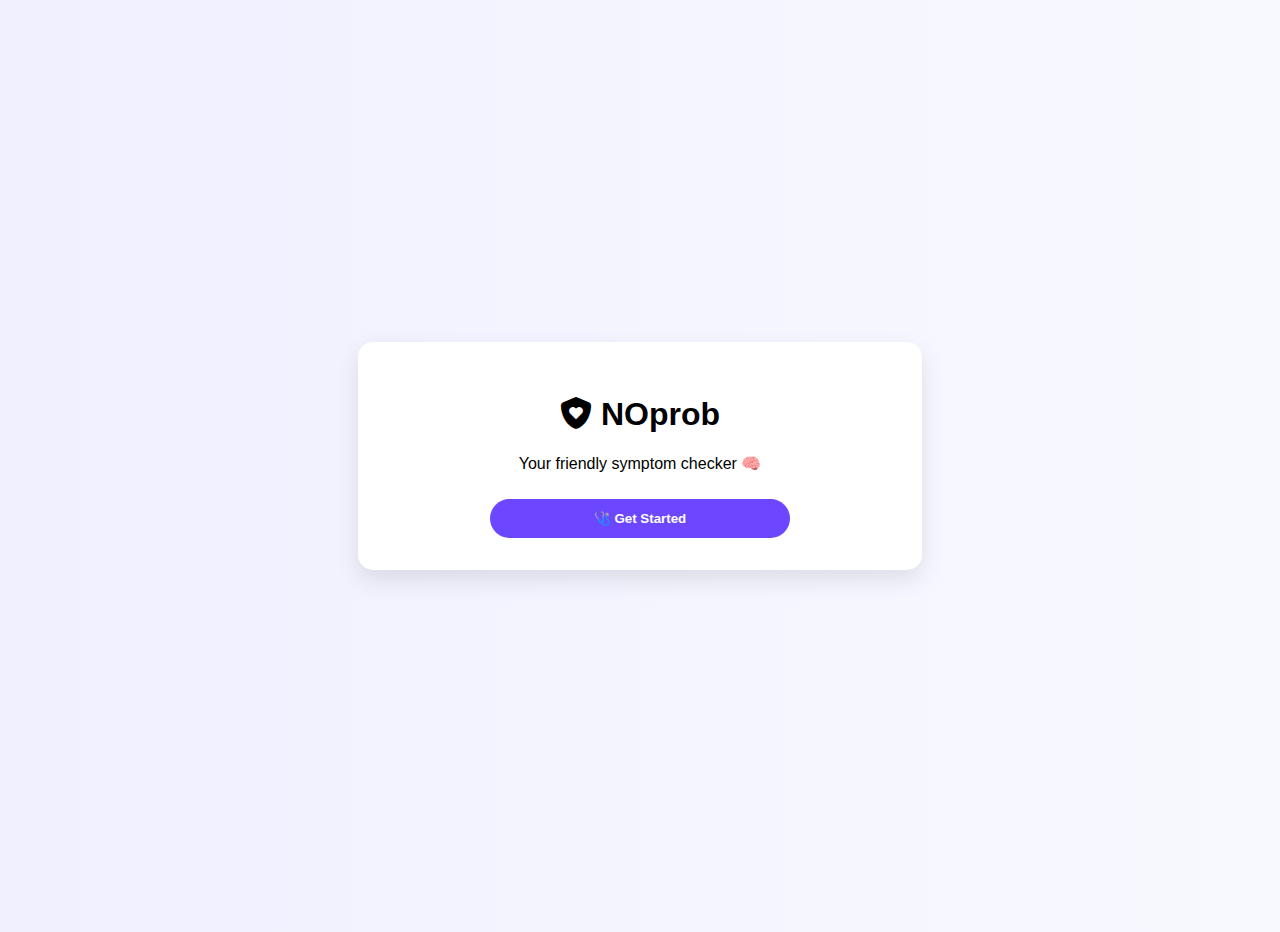
<file: index.html>
<!DOCTYPE html>
<html lang="en">
<head>
  <meta charset="UTF-8">
  <title>NOprob - Home</title>
  <meta name="viewport" content="width=device-width, initial-scale=1.0">
  <link rel="stylesheet" href="style.css">
  <link rel="stylesheet" href="https://cdnjs.cloudflare.com/ajax/libs/font-awesome/6.5.0/css/all.min.css">
</head>
<body class="centered">
  <div class="card">
    <h1><i class="fas fa-shield-heart"></i> NOprob</h1>
    <p>Your friendly symptom checker 🧠</p>
    <button onclick="window.location.href='symptoms.html'">🩺 Get Started</button>
  </div>
</body>
</html>
</file>
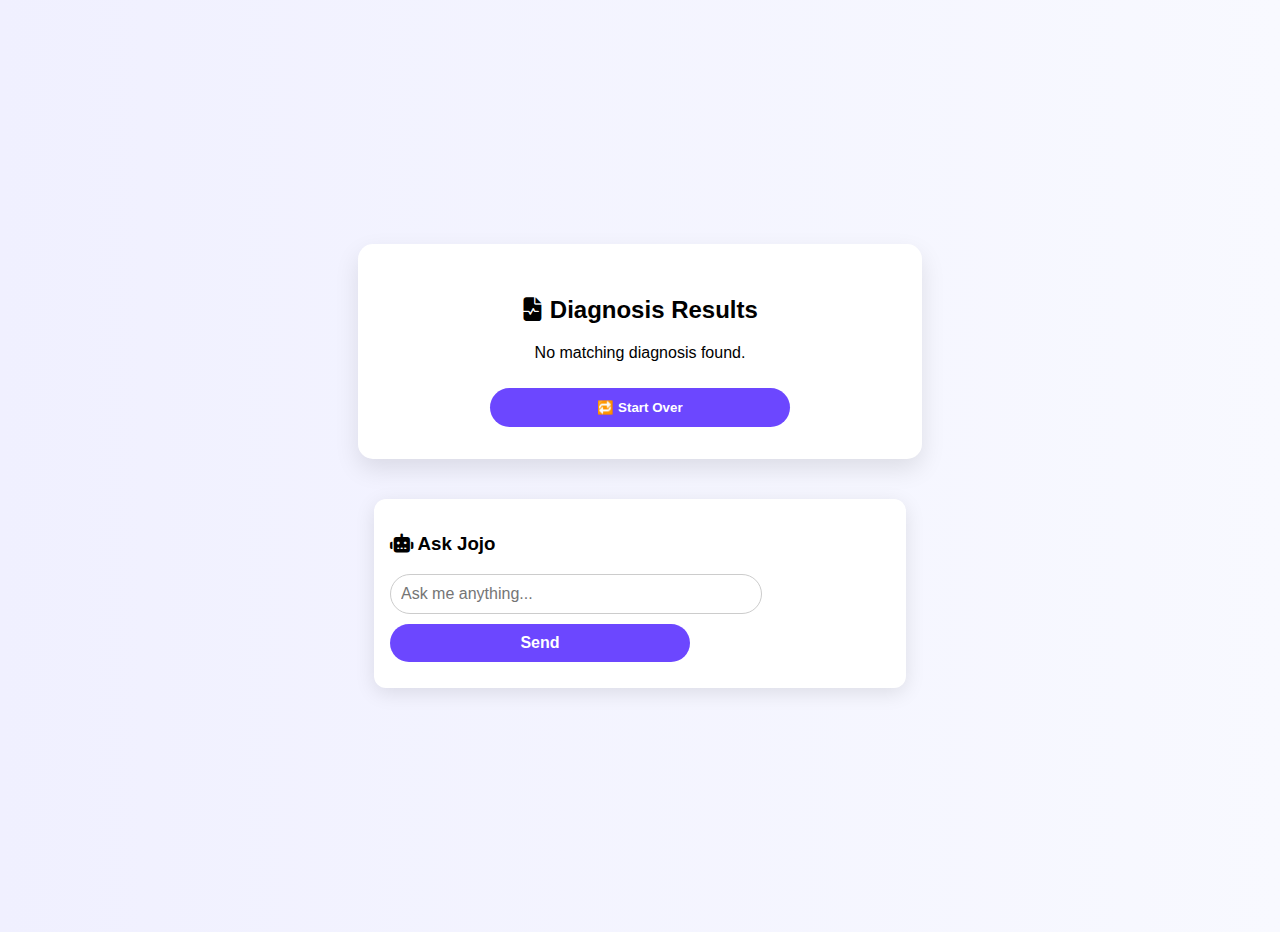
<file: results.html>
<!DOCTYPE html>
<html lang="en">
<head>
  <meta charset="UTF-8">
  <title>Diagnosis Results - NOprob</title>
  <meta name="viewport" content="width=device-width, initial-scale=1.0">
  <link rel="stylesheet" href="style.css">
  <link rel="stylesheet" href="https://cdnjs.cloudflare.com/ajax/libs/font-awesome/6.5.0/css/all.min.css">
</head>
<body onload="displayResults()" class="centered">
  <div class="card">
    <h2><i class="fas fa-file-medical-alt"></i> Diagnosis Results</h2>
    <div id="results-box"></div>
    <button onclick="window.location.href='symptoms.html'">🔁 Start Over</button>
  </div>

  <!-- Jojo Chat Assistant -->
  <div class="chatbox">
    <h3><i class="fas fa-robot"></i> Ask Jojo</h3>
    <input type="text" id="userMessage" placeholder="Ask me anything...">
    <button onclick="chatWithJojo()">Send</button>
    <div id="chatResponse"></div>
  </div>

  <script src="script.js"></script>
</body>
</html>
</file>
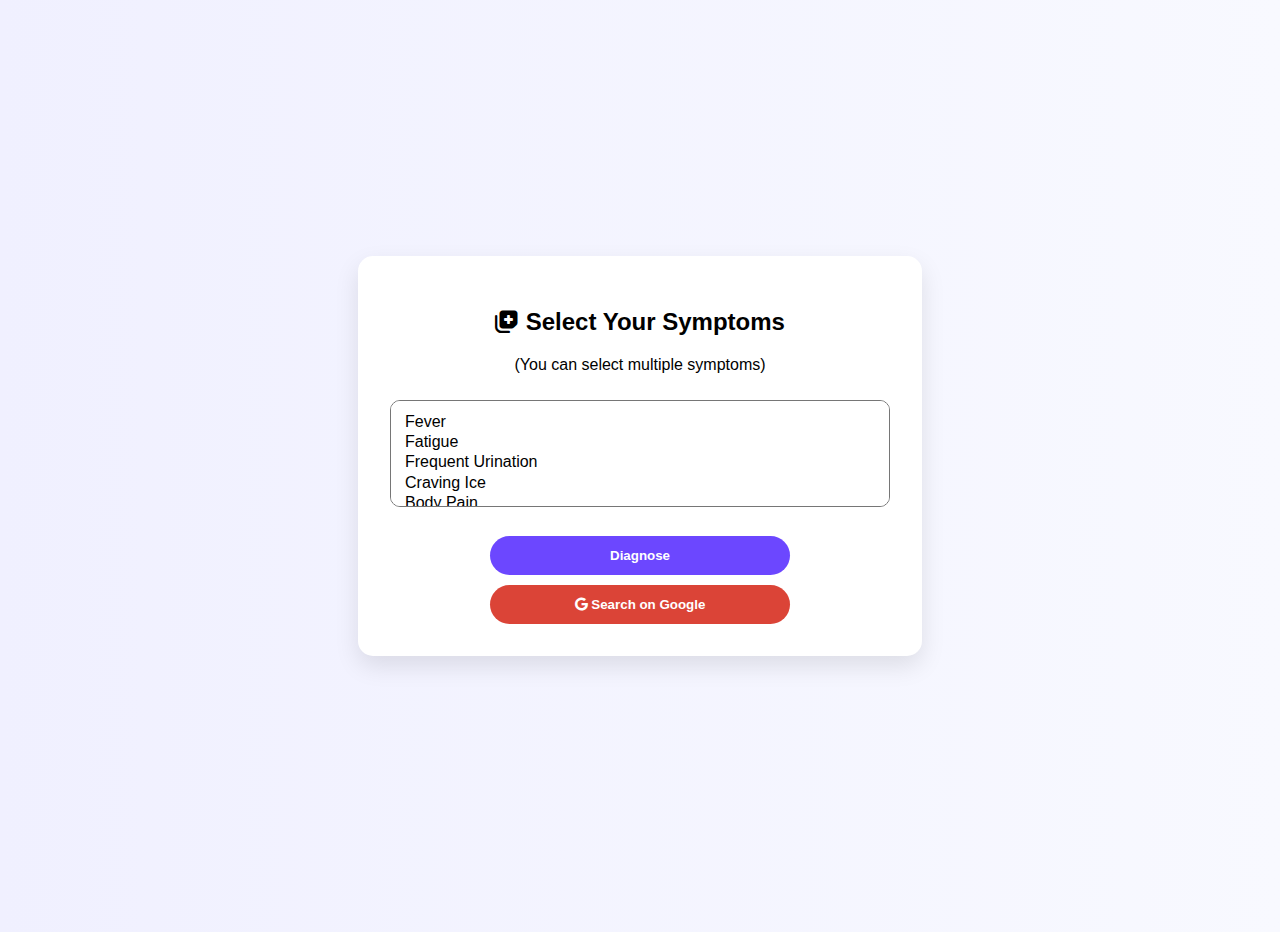
<file: symptoms.html>
<!DOCTYPE html>
<html lang="en">
<head>
  <meta charset="UTF-8">
  <title>Select Symptoms - NOprob</title>
  <meta name="viewport" content="width=device-width, initial-scale=1.0">
  <link rel="stylesheet" href="style.css">
  <link rel="stylesheet" href="https://cdnjs.cloudflare.com/ajax/libs/font-awesome/6.5.0/css/all.min.css">
</head>
<body class="centered">
  <div class="card">
    <h2><i class="fas fa-notes-medical"></i> Select Your Symptoms</h2>
    <p>(You can select multiple symptoms)</p>

    <select id="symptoms" multiple>
      <option value="fever">Fever</option>
      <option value="fatigue">Fatigue</option>
      <option value="frequent-urination">Frequent Urination</option>
      <option value="ice-craving">Craving Ice</option>
      <option value="body-pain">Body Pain</option>
      <option value="red-eyes">Red Eyes</option>
      <option value="headache">Headache</option>
      <option value="cough">Cough</option>
      <option value="nausea">Nausea</option>
      <option value="anxiety">Anxiety</option>
    </select>

    <br><br>
    <button onclick="diagnoseSymptoms()">Diagnose</button>
    <button onclick="searchGoogle()" class="google-btn">
      <i class="fab fa-google"></i> Search on Google
    </button>
  </div>

  <script src="script.js"></script>
</body>
</html>
</file>
<file: style.css>
body {
  font-family: 'Segoe UI', sans-serif;
  background: linear-gradient(to right, #f0f0ff, #f8f9ff);
  margin: 0;
  padding: 0;
}

.centered {
  display: flex;
  justify-content: center;
  align-items: center;
  flex-direction: column;
  min-height: 100vh;
  padding: 1em;
}

.card {
  background: #fff;
  padding: 2em;
  border-radius: 15px;
  box-shadow: 0 10px 25px rgba(0,0,0,0.1);
  max-width: 500px;
  width: 100%;
  text-align: center;
  margin-bottom: 20px;
}

select {
  width: 100%;
  padding: 12px;
  border-radius: 10px;
  font-size: 1em;
  margin-top: 10px;
}

button {
  margin-top: 10px;
  padding: 12px 20px;
  border-radius: 25px;
  background-color: #6c47ff;
  color: white;
  border: none;
  font-weight: bold;
  cursor: pointer;
  width: 100%;
  max-width: 300px;
}

button:hover {
  background-color: #4a32b3;
}

.google-btn {
  background-color: #db4437;
}

.google-btn:hover {
  background-color: #c23321;
}

.result-block {
  margin: 20px 0;
  text-align: left;
}

.result-block i {
  color: #6c47ff;
  margin-right: 6px;
}

.chatbox {
  background: #fff;
  border-radius: 12px;
  padding: 1em;
  margin-top: 20px;
  width: 100%;
  max-width: 500px;
  box-shadow: 0 5px 20px rgba(0,0,0,0.1);
}

.chatbox input {
  width: 70%;
  padding: 10px;
  margin-right: 10px;
  border-radius: 20px;
  border: 1px solid #ccc;
  font-size: 1em;
}

.chatbox button {
  padding: 10px 15px;
  border-radius: 20px;
  background: #6c47ff;
  color: white;
  border: none;
  font-size: 1em;
  margin-top: 10px;
}

#chatResponse {
  margin-top: 10px;
  font-style: italic;
  font-size: 0.95em;
}

/* 📱 Mobile-specific adjustments */
@media (max-width: 600px) {
  .card {
    padding: 1em;
  }

  h1, h2 {
    font-size: 1.4em;
  }

  p {
    font-size: 1em;
  }

  .chatbox input {
    width: 100%;
    margin: 0 0 10px 0;
  }

  .chatbox button {
    width: 100%;
  }

  button {
    font-size: 1em;
  }
}
</file>
